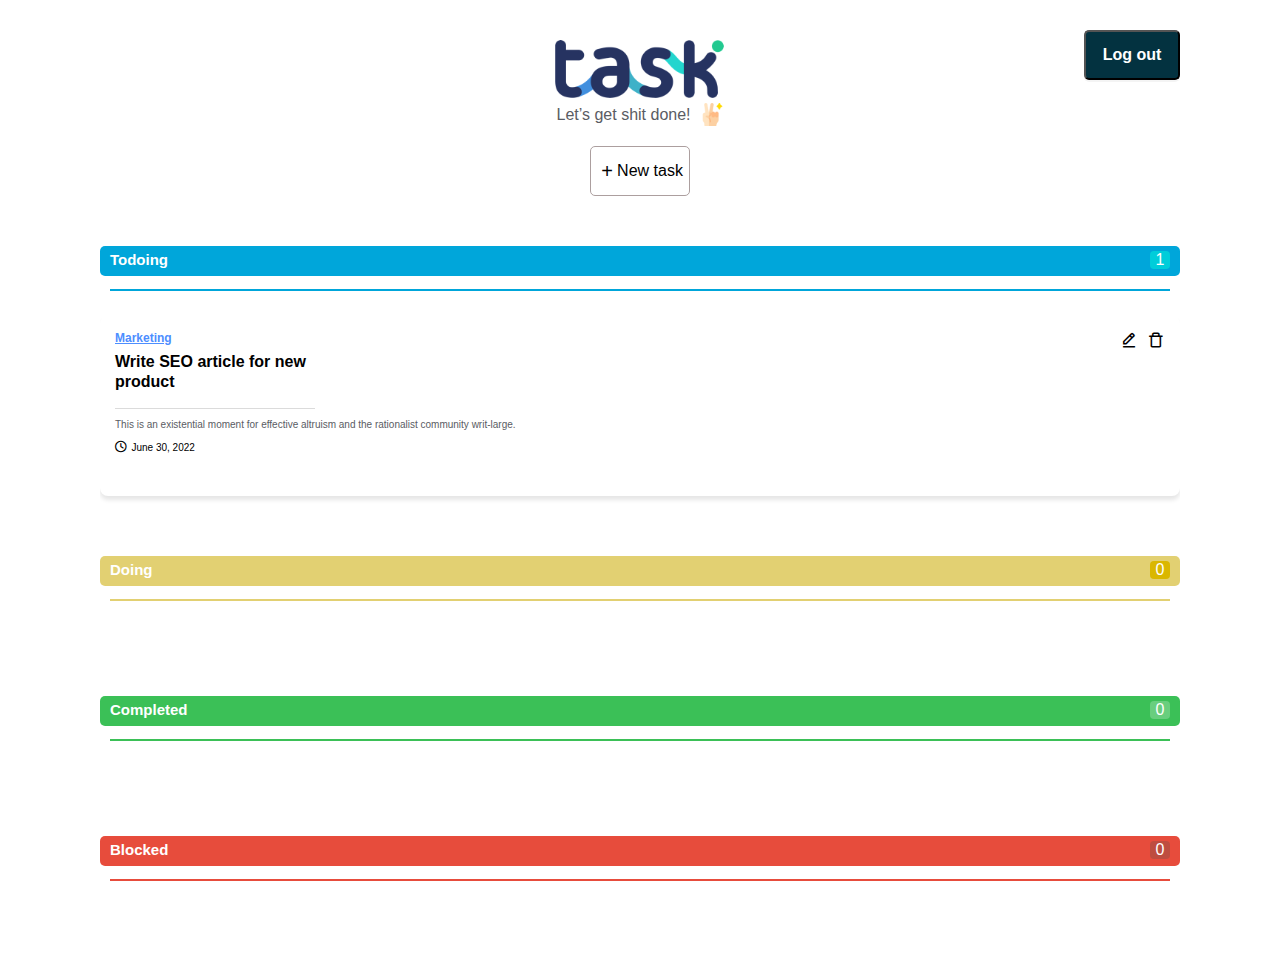
<file: home.html>
<!DOCTYPE html>
<html lang="en">
<head>
    <meta charset="UTF-8">
    <meta name="viewport" content="width=device-width, initial-scale=1.0">
    <title>Document</title>
    <link rel="stylesheet" href="./home.css">
    <link rel="preconnect" href="https://fonts.googleapis.com">
    <link rel="preconnect" href="https://fonts.gstatic.com" crossorigin>
    <link rel="stylesheet" href="https://cdnjs.cloudflare.com/ajax/libs/font-awesome/6.5.1/css/all.min.css">
    <link rel="stylesheet" href="https://cdnjs.cloudflare.com/ajax/libs/font-awesome/4.7.0/css/font-awesome.min.css">
    <link href="https://unpkg.com/boxicons@2.0.9/css/boxicons.min.css" rel="stylesheet"/>
</head>
<body>
    <button id="Logout">Log out</button>
    <header>
        <div id="logo">
            <img id="imglogo" src="./img/logoTask.png" alt="">
            <div>
                <span>Let’s get shit done!</span>
                <img src="./img/2d2e834bbaad79416720e7e3df919614.png" alt="">
            </div>
        </div>
        <div id="newtask">
            <button onclick="OnInput()"><span>+</span> <span>New task</span></button>
        </div>
    </header>
    <div id="bg"></div>
    <div id = "bginput">
        <div id = "input">
            <i id="X" class="fa-solid fa-xmark" onclick="OffInput()"></i>
            <h2>Add new todo</h2>
            <form>
                <input id="a" type="text" placeholder="Category Ect: Marketing" onblur="validateA()" required>
                <input id="h3" type="text" placeholder="Title" onblur="validateH3()" required>
                <textarea id="p" rows="4" placeholder="Content" onblur="validateP()" required style="width: 500px;"></textarea>
                <button type="button" onclick="SaveInput()">Submit</button>
            </form>
        </div>
    </div>
    <div id = "bginputedit">
        <div id = "inputedit">
            <i id="X" class="fa-solid fa-xmark" onclick="OffInputEdit()"></i>
            <h2>Edit</h2>
            <form>
                <input id="edita" type="text" placeholder="Category Ect: Marketing" onblur="validateEditA()" required>
                <input id="edith3" type="text" placeholder="Title" onblur="validateEditH3()" required>
                <textarea id="editp" rows="4" placeholder="Content" onblur="validateEditP()" required style="width: 500px;"></textarea>
                <div>
                    <input type="radio" id="todoradio" name="check"><label for="Todo">Todo</label>
                    <input type="radio" id="doingradio" name="check"><label for="Doing">Doing</label>
                    <input type="radio" id="completedradio" name="check"><label for="Completed">Completed</label>
                    <input type="radio" id="blockedradio" name="check"><label for="Blocked">Blocked</label>
                </div>
                <button type="button" onclick="SaveInputEdit()">Submit</button>
            </form>
        </div>
    </div>
    <div class="container">
        <div class="form" >
            <div id="todo" class="headerlists">
                <div>
                    <h2>Todoing</h2>
                    <span id="listCountTodo">0</span>
                </div>
            </div>
            <div id="todos">
                <div class="list" id="todos" draggable="true">
                    <div class="toplist">
                        <span id="a" href="">Marketing</span>
                        <div class="icons">
                            <i class="bx bx-edit-alt" onclick="OnInputEdit(event)"></i>
                            <i class="bx bx-trash-alt" onclick="deleteTodo(event)"></i>
                        </div>
                    </div>
                    <h3 id="h3">Write SEO article for new product</h3>
                    <p id="p">This is an existential moment for effective altruism and the rationalist community writ-large.</p>
                    <i class="fa-regular fa-clock"></i> <span>June 30, 2022</span>
                </div>
                
            </div>
        </div>
        <div class="form">
            <div id="doing" class="headerlists">
                <div>
                    <h2>Doing</h2>
                    <span id="listCountDoing">0</span>
                </div>
                
            </div>
            <div id="doings">

            </div>
        </div>
        <div class="form">
            <div id="completed" class="headerlists">
                <div>
                    <h2>Completed</h2>
                    <span id="listCountCompleted">0</span>
                </div>
                
            </div>
            <div id="completeds"></div>
        </div>  
        <div class="form">
            <div id="blocked" class="headerlists">
                <div>
                    <h2>Blocked</h2>
                    <span id="listCountBlocked">0</span>
                </div>
                
            </div>
            <div id="blockeds">
                    
            </div>
        </div>
    </div>
    <script src="./home.js"></script>
</body>
</html>
</file>
<file: home.css>
*{
    box-sizing: border-box;
    font-family: "Plus Jakarta Sans", sans-serif;
}
body{
    margin: 40px 100px;
}
#Logout{
    position: absolute;
    top: 30px;
    right: 100px;
    width: 96px;
    height: 50px;
    border-radius: 5px;
    font-size: 16px;
    font-weight: 600;
    background-color: #033240;
    color: #fff;
    box-shadow: 0px 2px 0px 0px #0000000B;
    cursor: pointer;
}
header{
    display: flex;
    justify-content: space-between;
}
#logo{
    display: flex;
    flex-direction: column;
    gap: 5px;
}
#imglogo{
    width: 171px;
    height: 58px;
}
#logo div{
    display: flex;
    align-items: center;
}
#logo span{
    width: 144px;
    height: 20px;
    font-size: 16px;
    font-weight: 400;
    line-height: 20.16px;
    text-align: left;
    color: #5A5C63;
    font-family: "Plus Jakarta Sans", sans-serif;
}
#logo div img{
    width: 23px;
    height: 23px;
}
#newtask{
    display: flex;
    align-items: flex-end;
}
#newtask button{
    display: flex;
    padding: 0;
    width: 96px;
    height: 30px;
    align-items: center;
    background-color: #fff;
    border: #fff;
    border-radius: 5px;
    cursor: pointer;
}
#newtask button:active{
    box-shadow: 2px 2px 5px #786e68;
}
#newtask button span:first-child{
    display: flex;
    justify-content: center;
    width: 20px;
    height: 20px;
    align-items: center;
    font-size: 20px;
}
#newtask button span:last-child{
    font-family: "Plus Jakarta Sans", sans-serif;
    font-size: 16px;
    font-weight: 400;
    line-height: 20.16px;
    text-align: center;
}
#bginput{
    position: absolute;
    width: 100%;
    height: 100%;
    top: 0;
    left: 0;
    display: none;
    z-index: 5;
    justify-content: center;
    align-items: center;
}
#input{
    position: absolute;
    display: flex;
    justify-content: center;
    flex-direction: column;
    align-items: center;
    padding: 30px 20px;
    background-color: #fff;
    border-radius: 10px;
}
#input #X{
    position: absolute;
    top: 5%;
    left: 92%;
    font-size: 24px;
}
#input h2{
    font-size: 40px;
    margin-bottom: 20px;
    font-weight: 500;
}
#input form{
    display: flex;
    flex-direction: column;
}
#bg{
    display: none;
    position: absolute;
    width: 100%;
    height: 100%;
    background-color: #F5F5F5;
    opacity: 0.9;
    z-index: 5;
    left: 0;
    top: 0;
}
/* Edit */
#bginputedit{
    position: absolute;
    width: 100%;
    height: 100%;
    top: 0;
    left: 0;
    display: none;
    z-index: 8;
    justify-content: center;
    align-items: center;
}
#inputedit{
    position: absolute;
    display: flex;
    justify-content: center;
    flex-direction: column;
    align-items: center;
    padding: 30px 20px;
    background-color: #fff;
    border-radius: 10px;
}
#inputedit #X{
    position: absolute;
    top: 5%;
    left: 92%;
    font-size: 24px;
}
#inputedit h2{
    font-size: 40px;
    margin-bottom: 20px;
    font-weight: 500;
}
#inputedit form{
    display: flex;
    flex-direction: column;
}
input{
    margin-bottom: 10px;
    height: 30px;
    width: 500px;
    border-radius: 5px;
}
textarea{
    width: 500px;
    max-width: 500px;
    min-width: 500px;
    height: auto;
    margin-bottom: 10px;
    border-radius: 5px;
}
#input button{
    border-radius: 5px;
    padding: 3px 0;
    cursor: pointer;
}
form div label{
    margin-right: 60px;
}
form div label:last-child{
    margin-right: 0px;
}
form div input{
    width: 13px;
    height: 13px;
}
.container{
    display: flex;
    /* flex-wrap: wrap; */
    justify-content: space-between;
}
.form{
    display: flex;
    flex-direction: column;
    align-items: center;
    margin: 50px 0 0 0;
    width: 310px;
}
.headerlists{
    width: 310px;
    margin-bottom: 40px;
    border-radius: 5px;
    padding: 5px 10px;
    color: #fff;
}
.headerlists div{
    display: flex;
    justify-content: space-between;
}
.headerlists div span{
    width: 20px;
    border-radius: 4px;
    text-align: center;
    
}
.headerlists::after{
    display: block;
    content: "";
    width: 290px;
    height: 2px;
    transform: translateY(20px);
}
h2{
    margin: 0px;
    font-size: 15px;
}
#todo{
    background-color: #00A6DA;
}
#todo div span{
    background-color: #00CDDA;
}
#todo::after{
    background-color: #00A6DA;
}

#doing{
    background-color: #CCAC038F;
    ;
}
#doing div span{
    background-color: #DAB700;
}
#doing::after{
    background-color: #CCAC038F;
}
#completed{
    background-color: #3BC057;
}
#completed div span{
    background-color: #69CE7E;
}
#completed::after{
    background-color: #3BC057;
}
#blocked{
    background-color: #E74C3C;
}
#blocked div span{
    background-color: #be4d40;
}
#blocked::after{
    background-color: #E74C3C;
}
.lists{
    height: 100%;
    width: 100%;
}
#todos .list{
    width: 300px;
    min-height: 180px;
    height: auto;
    padding: 15px;
    border-radius: 8px;
    margin-bottom: 10px;
    box-shadow: 0px 4px 4px 0px #0000001A;
}
#doings .list{
    width: 300px;
    min-height: 180px;
    height: auto;
    padding: 15px;
    border-radius: 8px;
    margin-bottom: 10px;
    box-shadow: 0px 4px 4px 0px #0000001A;
}
#completeds .list{
    width: 300px;
    min-height: 180px;
    height: auto;
    padding: 15px;
    border-radius: 8px;
    margin-bottom: 10px;
    box-shadow: 0px 4px 4px 0px #0000001A;
}
#blockeds .list{
    width: 300px;
    min-height: 180px;
    height: auto;
    padding: 15px;
    border-radius: 8px;
    margin-bottom: 10px;
    box-shadow: 0px 4px 4px 0px #0000001A;
}
.toplist{
    display: flex;
    justify-content: space-between;
}
.list h3{
    margin-top: 0;
    font-size: 16px;
    font-weight: 700;
    line-height: 20.16px;
    width: 200px;
}
.list #a{
    text-decoration-line: underline;
    font-size: 12px;
    font-weight: 700;
    line-height: 15.12px;
    color: #4D8EFF;
}
.list p{
    font-size: 10px;
    font-weight: 400;
    line-height: 12.6px;
    color: #5A5C63;
    margin-bottom: 5px;
}
.list p::before{
    content: "";
    display: block;
    width: 200px;
    height: 1px;
    background-color: #DBDBDB;
    margin-bottom: 10px;
}
.list span{
    font-size: 10px;
    font-weight: 400;
    line-height: 12.6px;
}
.list i{
    font-size: 12px;
    cursor: pointer;
}
.list .icons i{
    font-size: 18px;
    margin-left: 5px;
    cursor: pointer;
}

#todos{
    overflow-y: auto;
    height: 700px;
    width: 100%;
}
#todos::-webkit-scrollbar {
    width: 6px;
    background-color: #F5F5F5;
} 
#doings{
    overflow-y: auto; 
    height: 700px;
    width: 100%;
}
#doings::-webkit-scrollbar {
    width: 6px;
    background-color: #F5F5F5;
}
#completeds{
    overflow-y: auto; 
    height: 700px;
    width: 100%;
}
#completeds::-webkit-scrollbar {
    width: 6px;
    background-color: #F5F5F5;
}
#blockeds{
    overflow-y: auto; 
    height: 700px;
    width: 100%;
}
#blockeds::-webkit-scrollbar {
    width: 6px;
    background-color: #F5F5F5;
}

form .error{
    border: 1px solid red;
}
form .success{
    border: 1px solid greenyellow;
}

@media only screen and (max-width: 1440px) {
    header{
        flex-direction: column;
    }
    .container{
        flex-direction: column;
    }
    header #logo{
        align-items: center;
    }
    header #newtask{
        justify-content: center;
    }
    #newtask button{
        display: flex;
        justify-content: center;
        margin-top: 20px;
        width: 100px;
        height: 50px;
        border: 1px solid #ac9f9f;
        cursor: pointer;
    }
    .form{
        width: 100%;
        max-height: 400px;
    }
    .headerlists{
        width: 100%;
    }
    .headerlists::after{
        width: 100%;
    }
    #todos .list{
        width: 100%;
    }
    #doings .list{
        width: 100%;
    }
    #completeds .list{
        width: 100%;
    }
    #blockeds .list{
        width: 100%;
    }
    #todos{
        overflow-y: auto; 
        height: 100%;
        width: 100%;
        min-height: 20px;
    }
    #doings{
        overflow-y: auto; 
        height: 100%;
        width: 100%;
        min-height: 20px;
    }
    #completeds{
        overflow-y: auto; 
        height: 100%;
        width: 100%;
        min-height: 20px;
    }
    #blockeds{
        overflow-y: auto; 
        height: 100%;
        width: 100%;
        min-height: 20px;
    }
}
</file>
